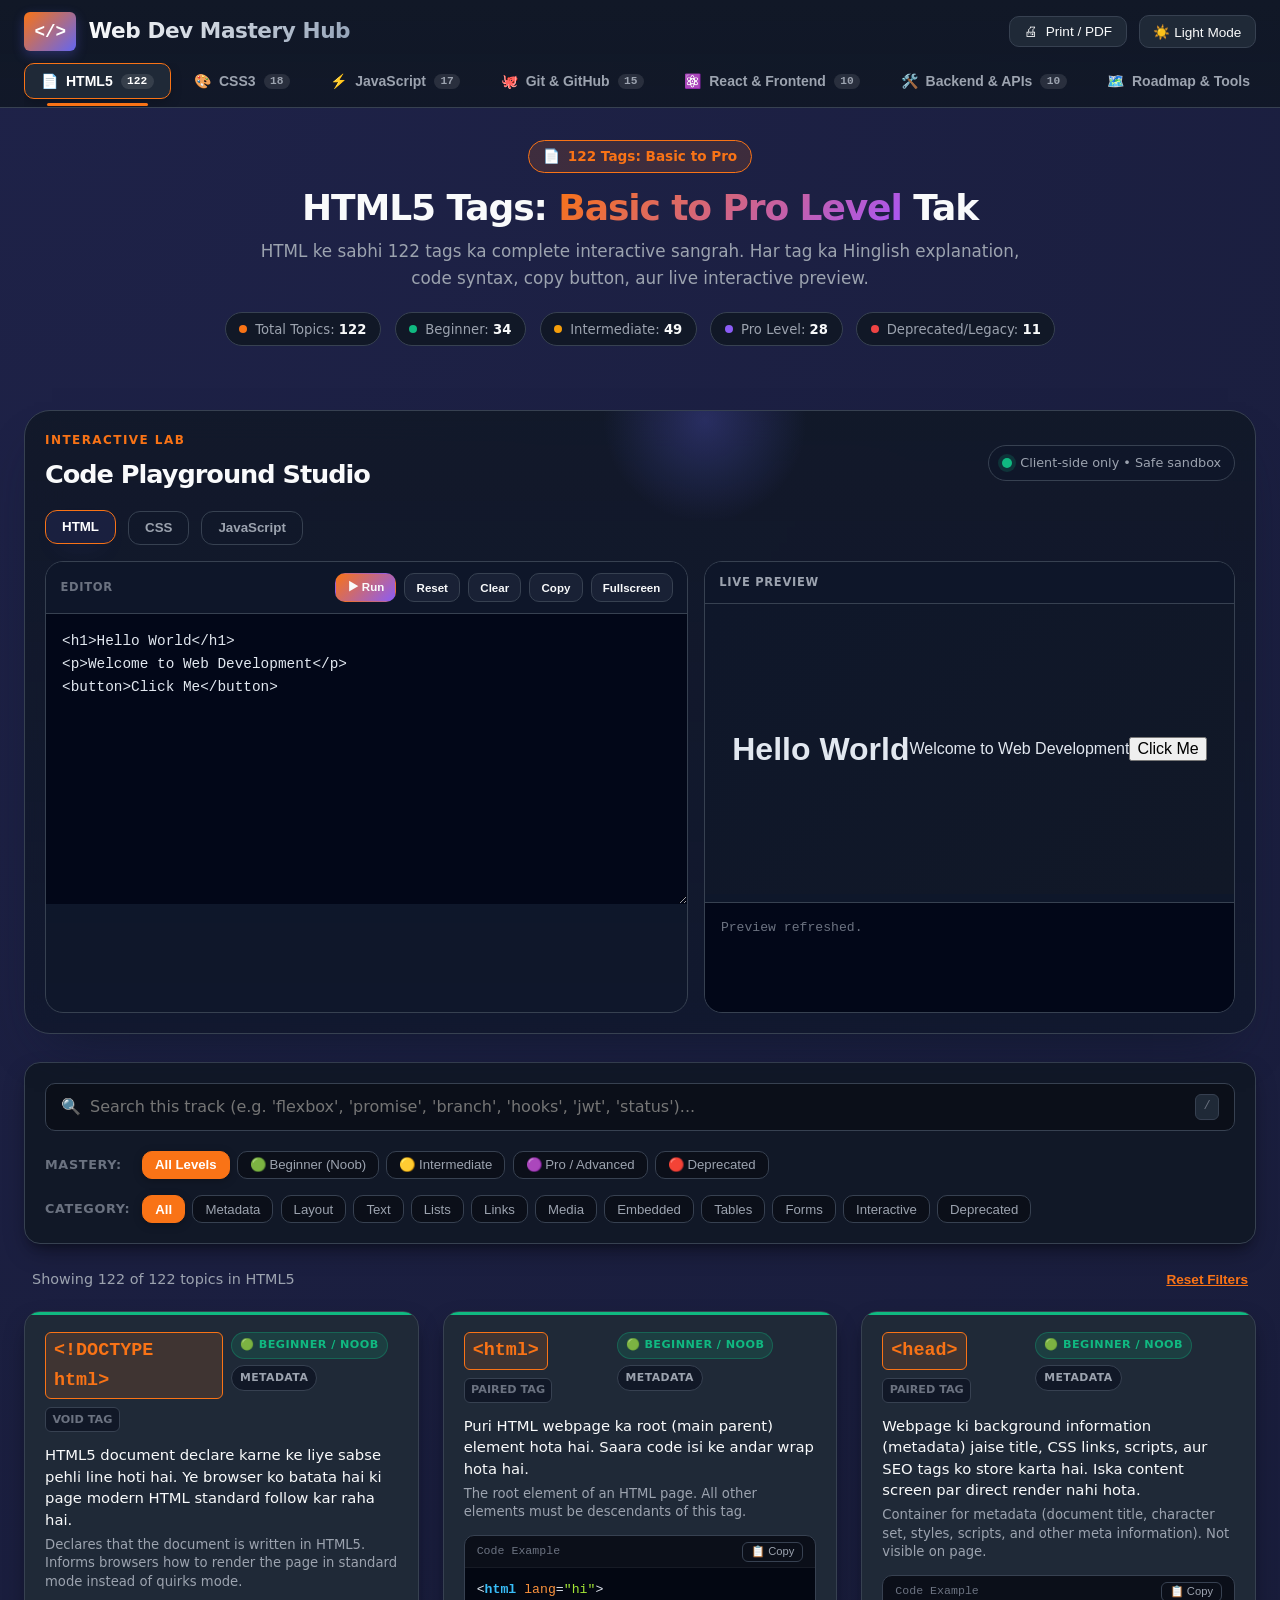
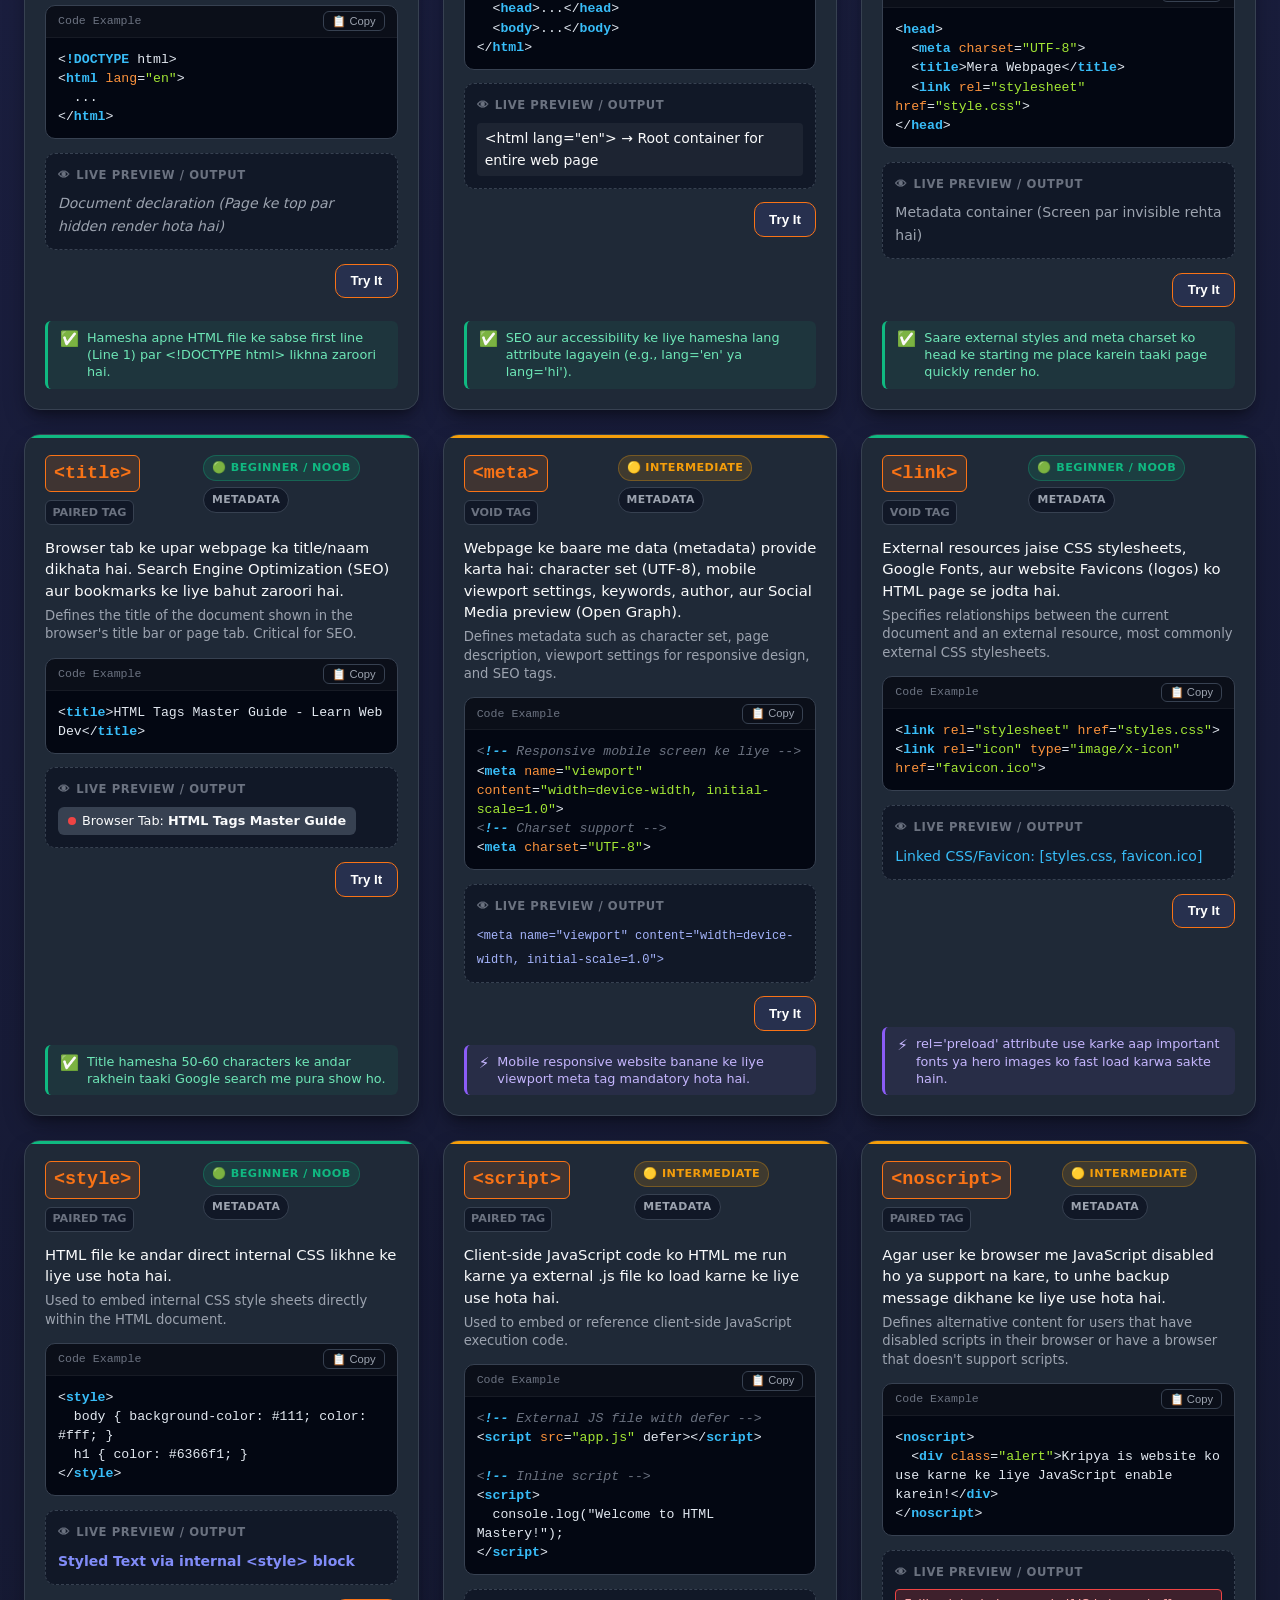
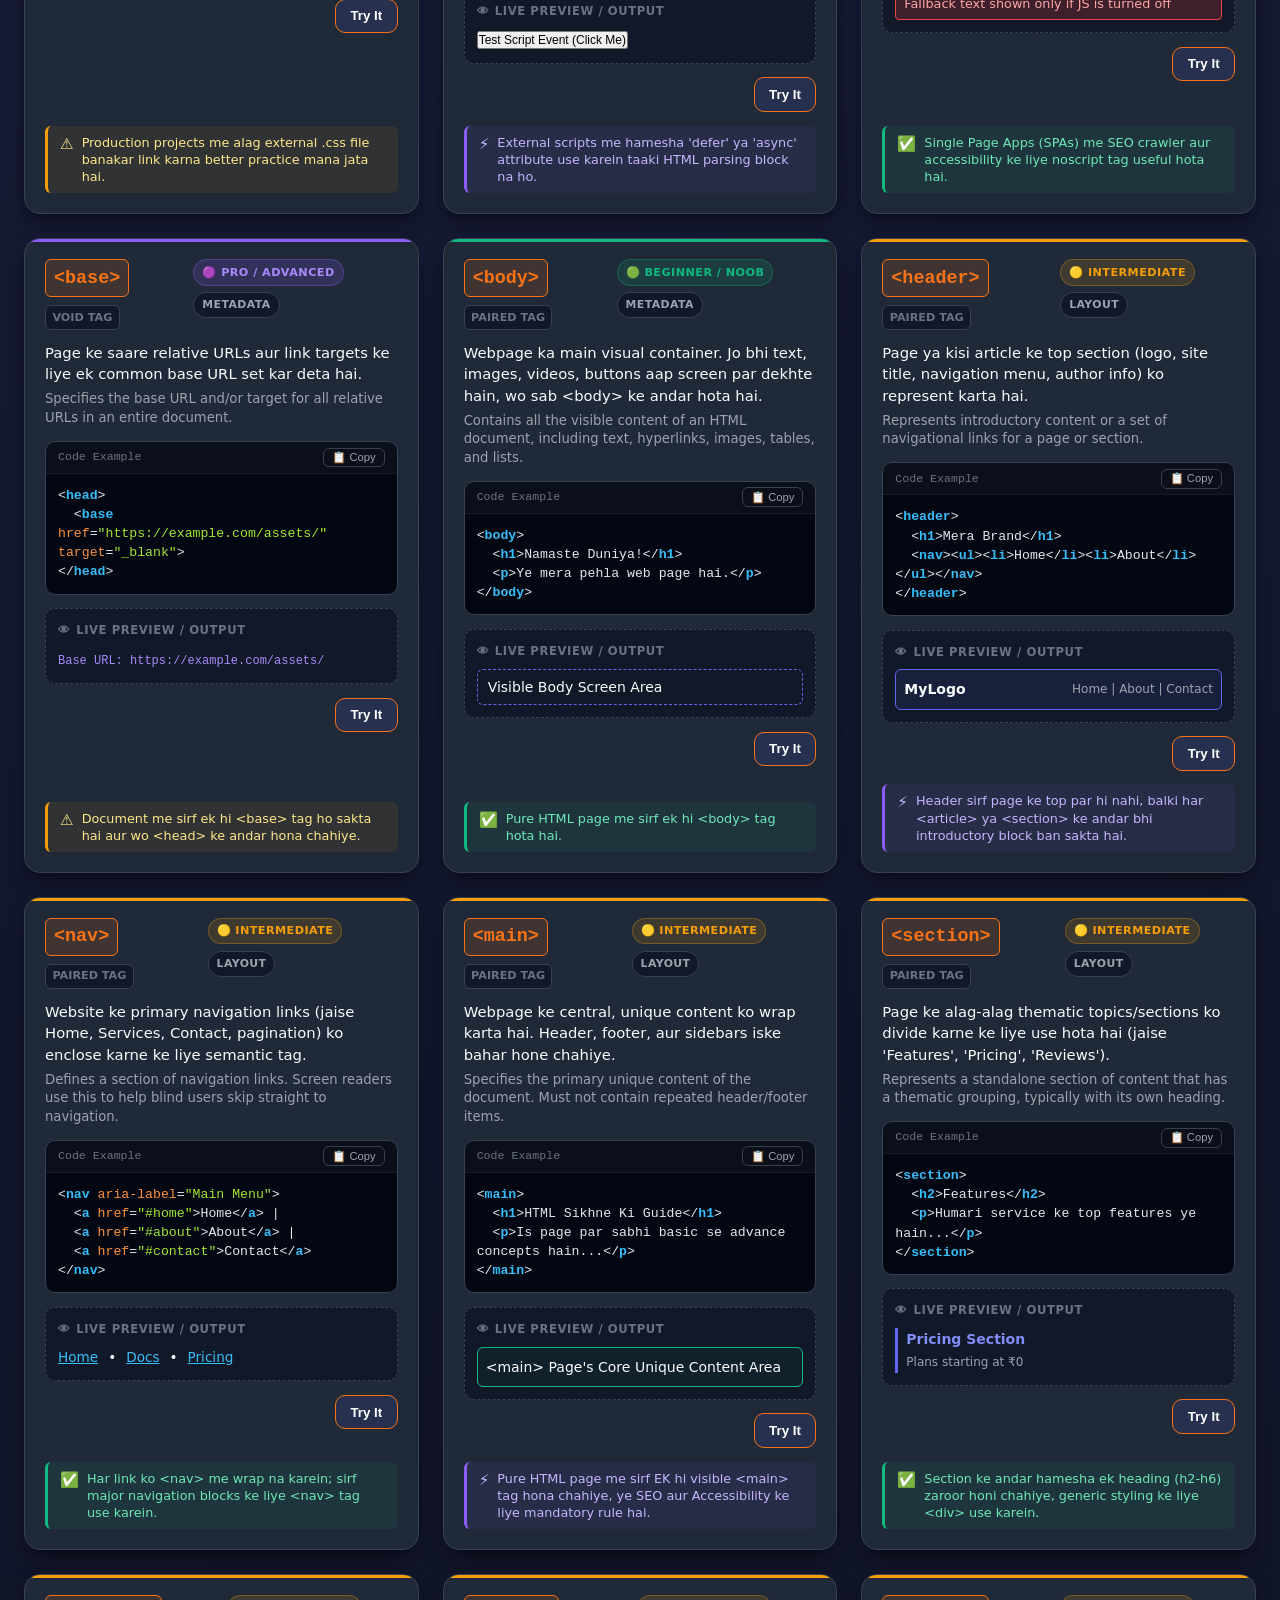
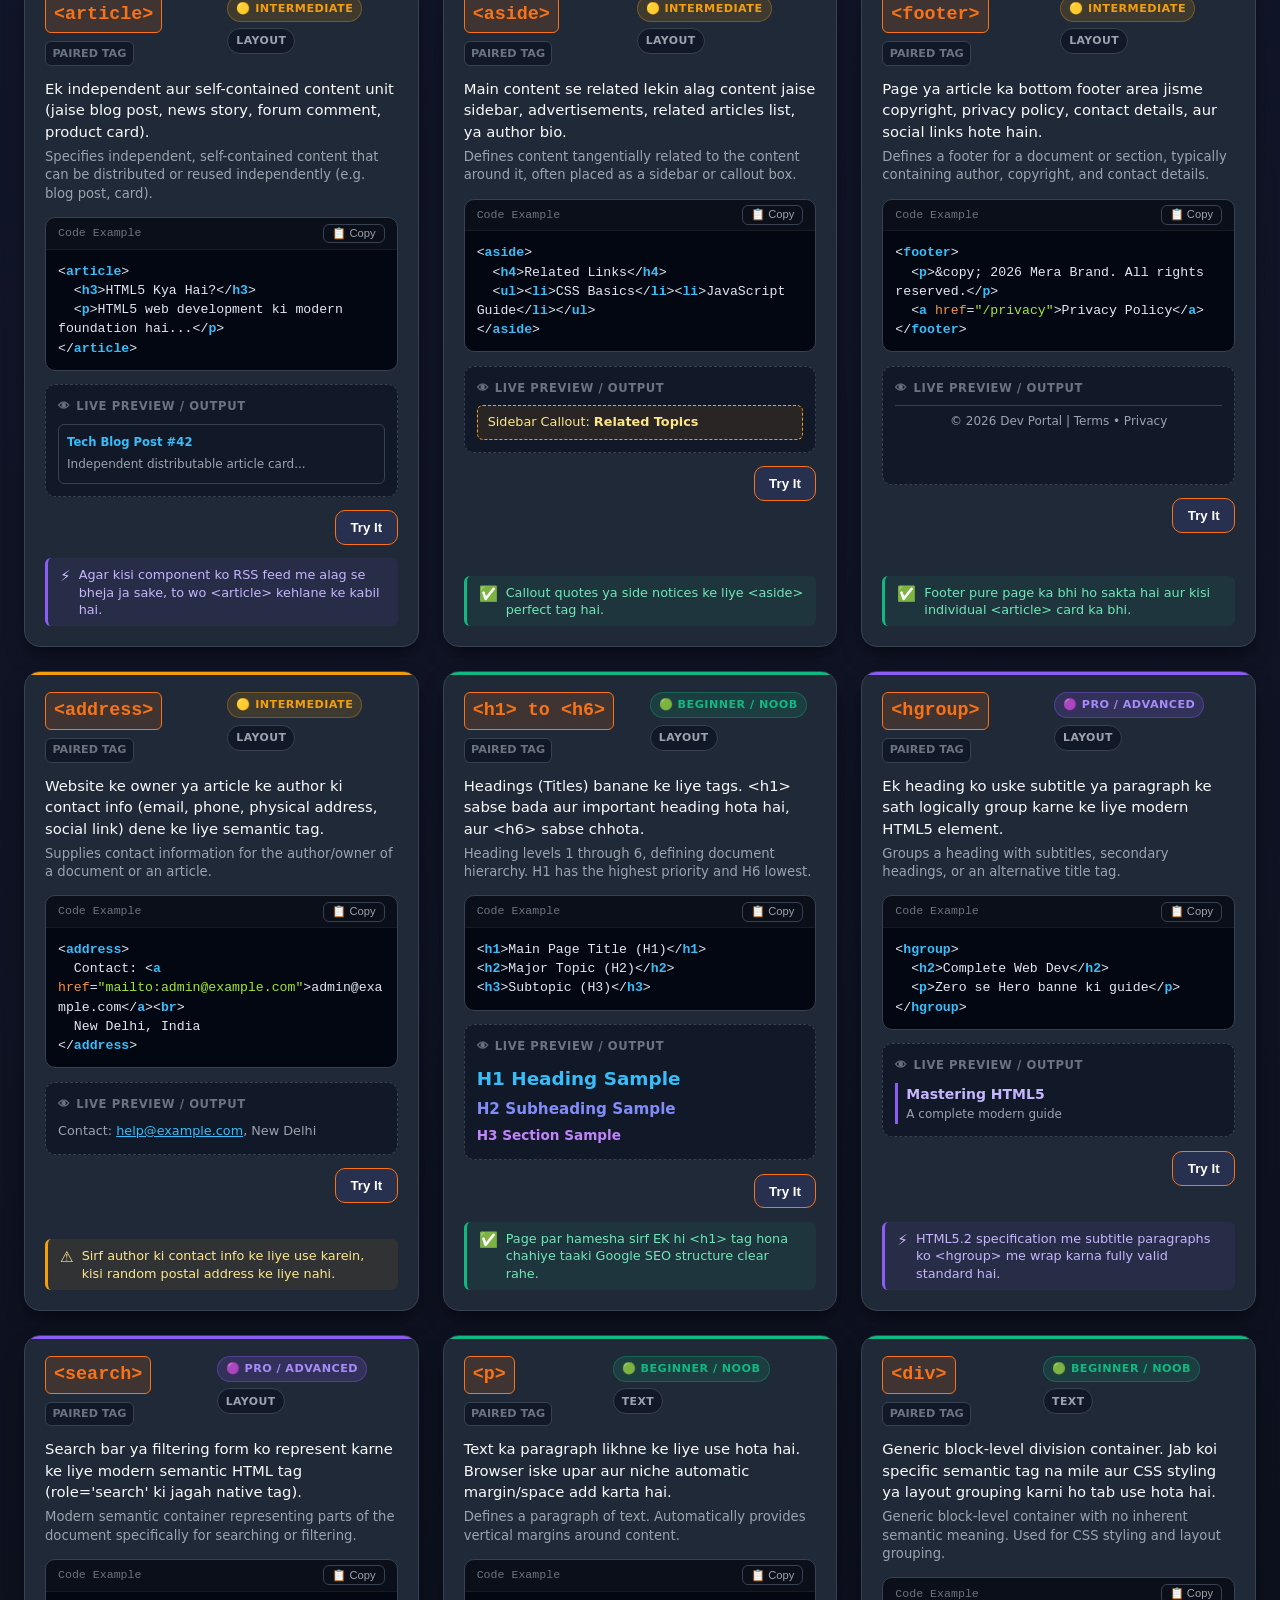
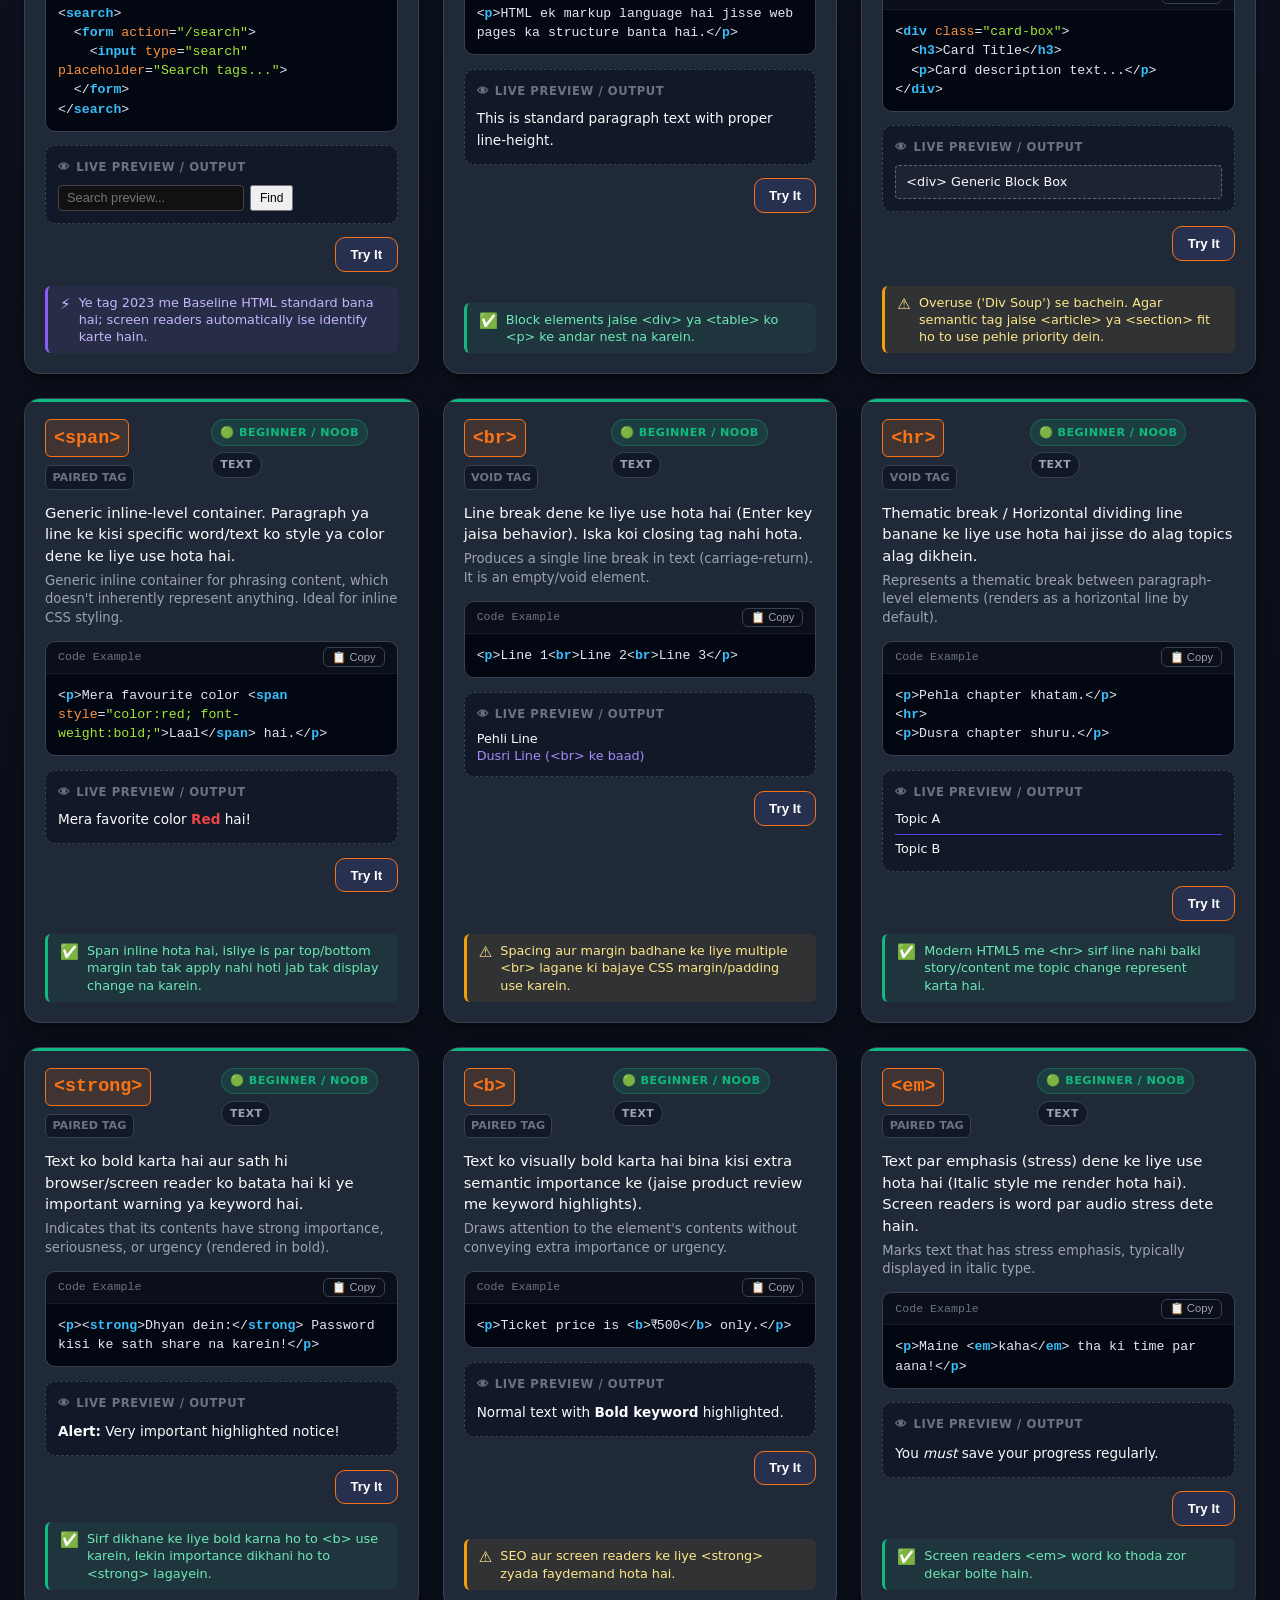
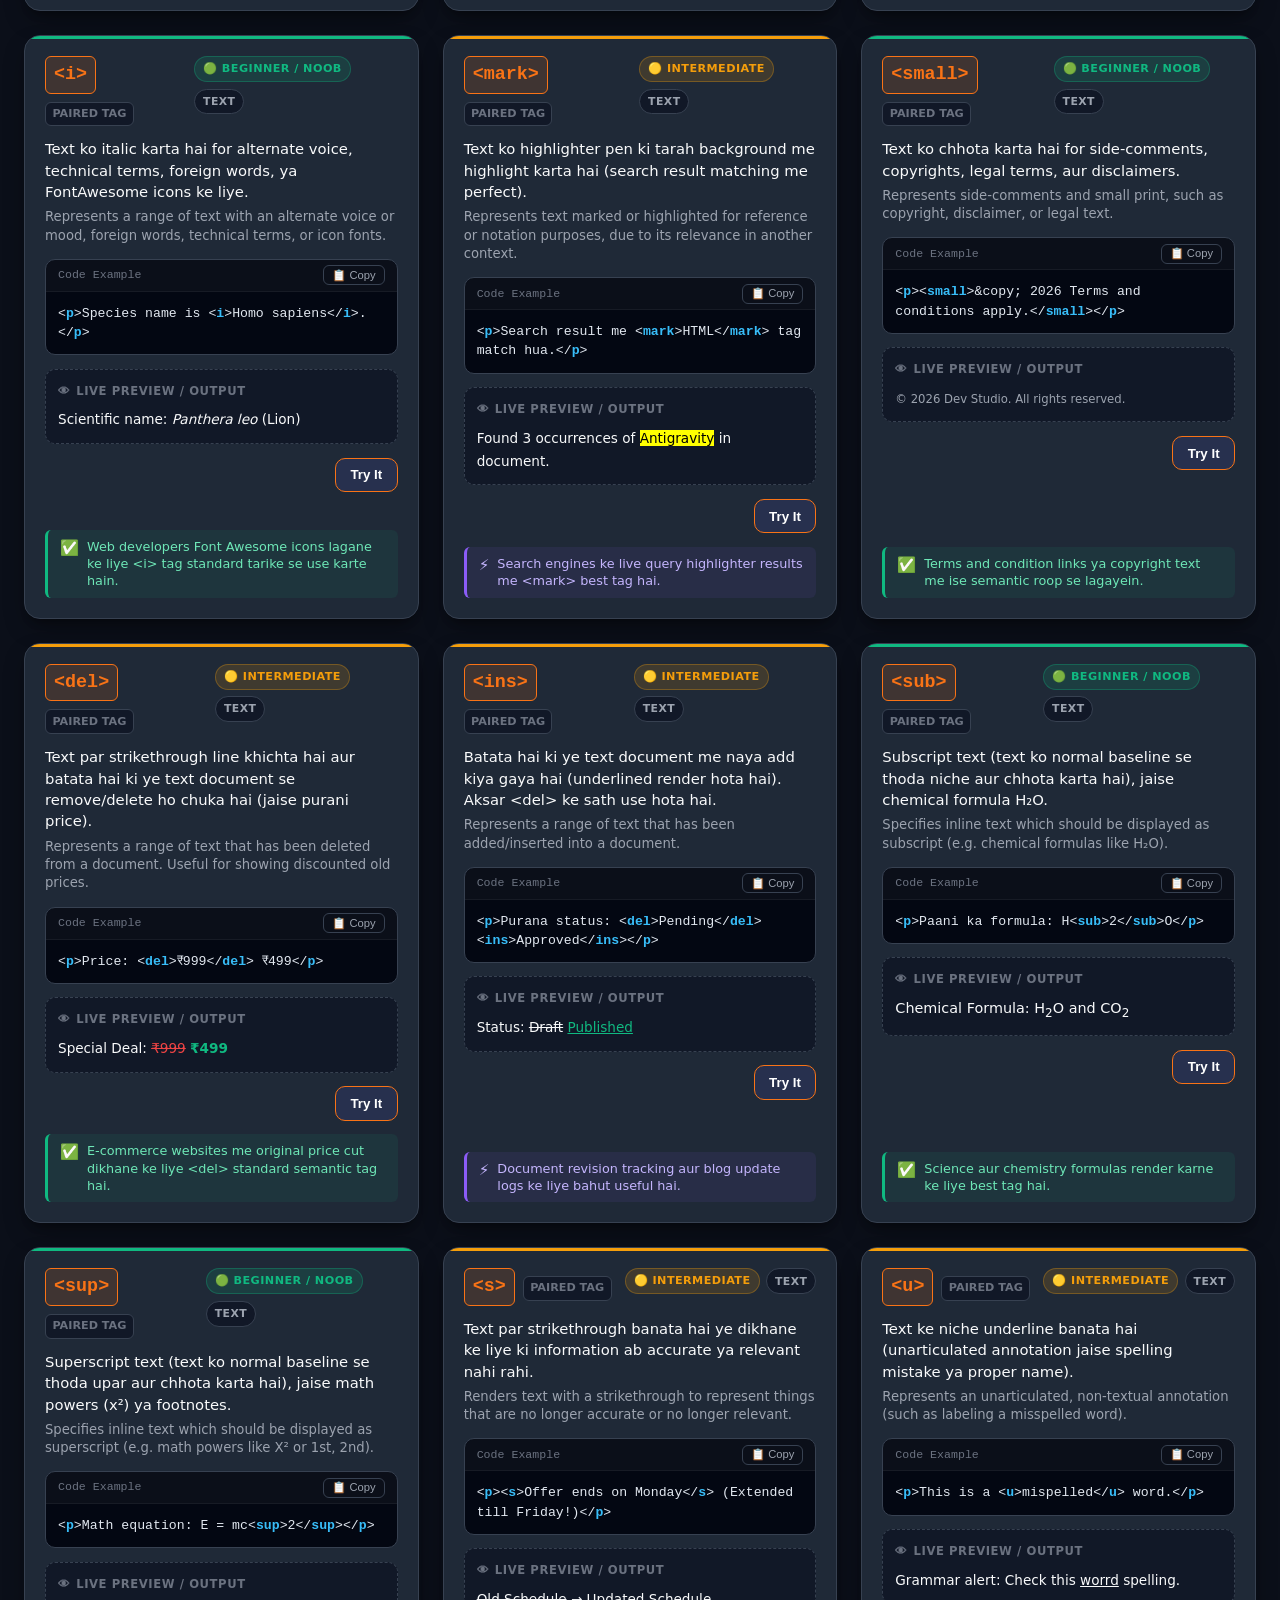
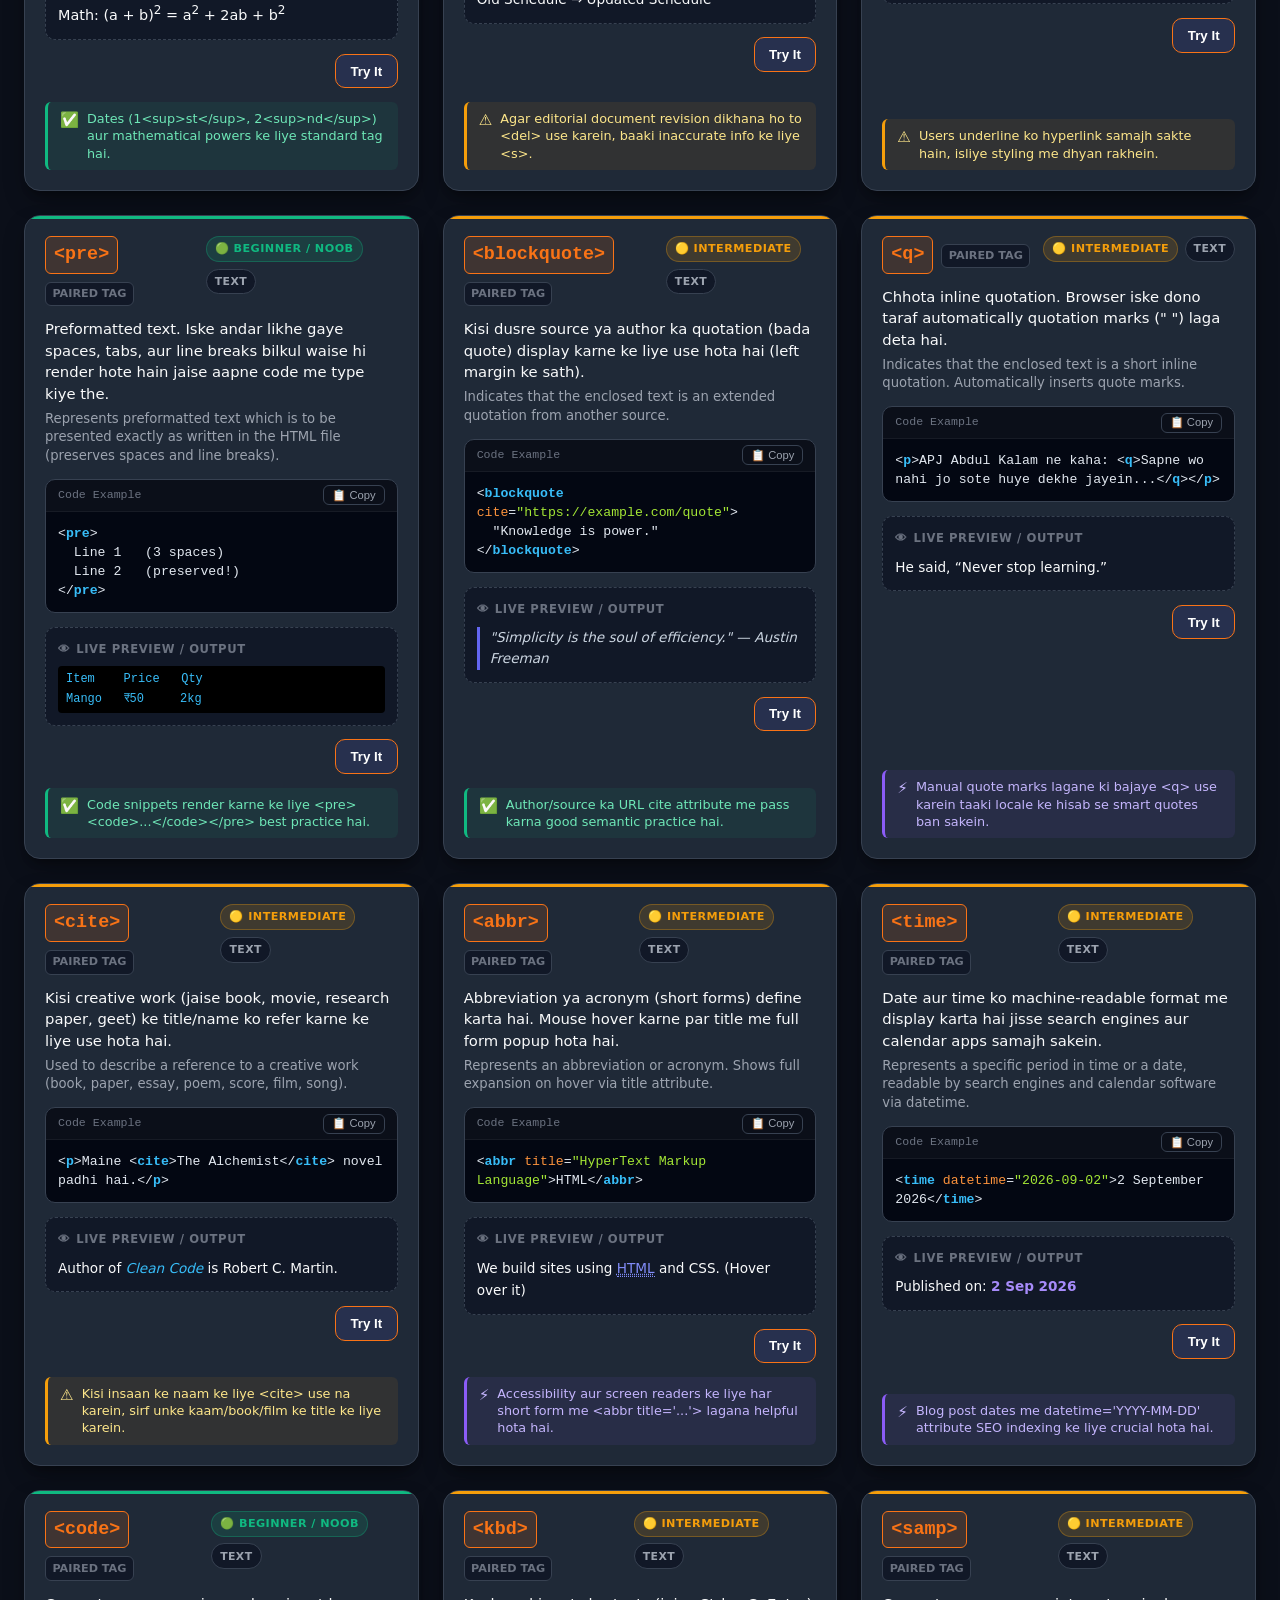
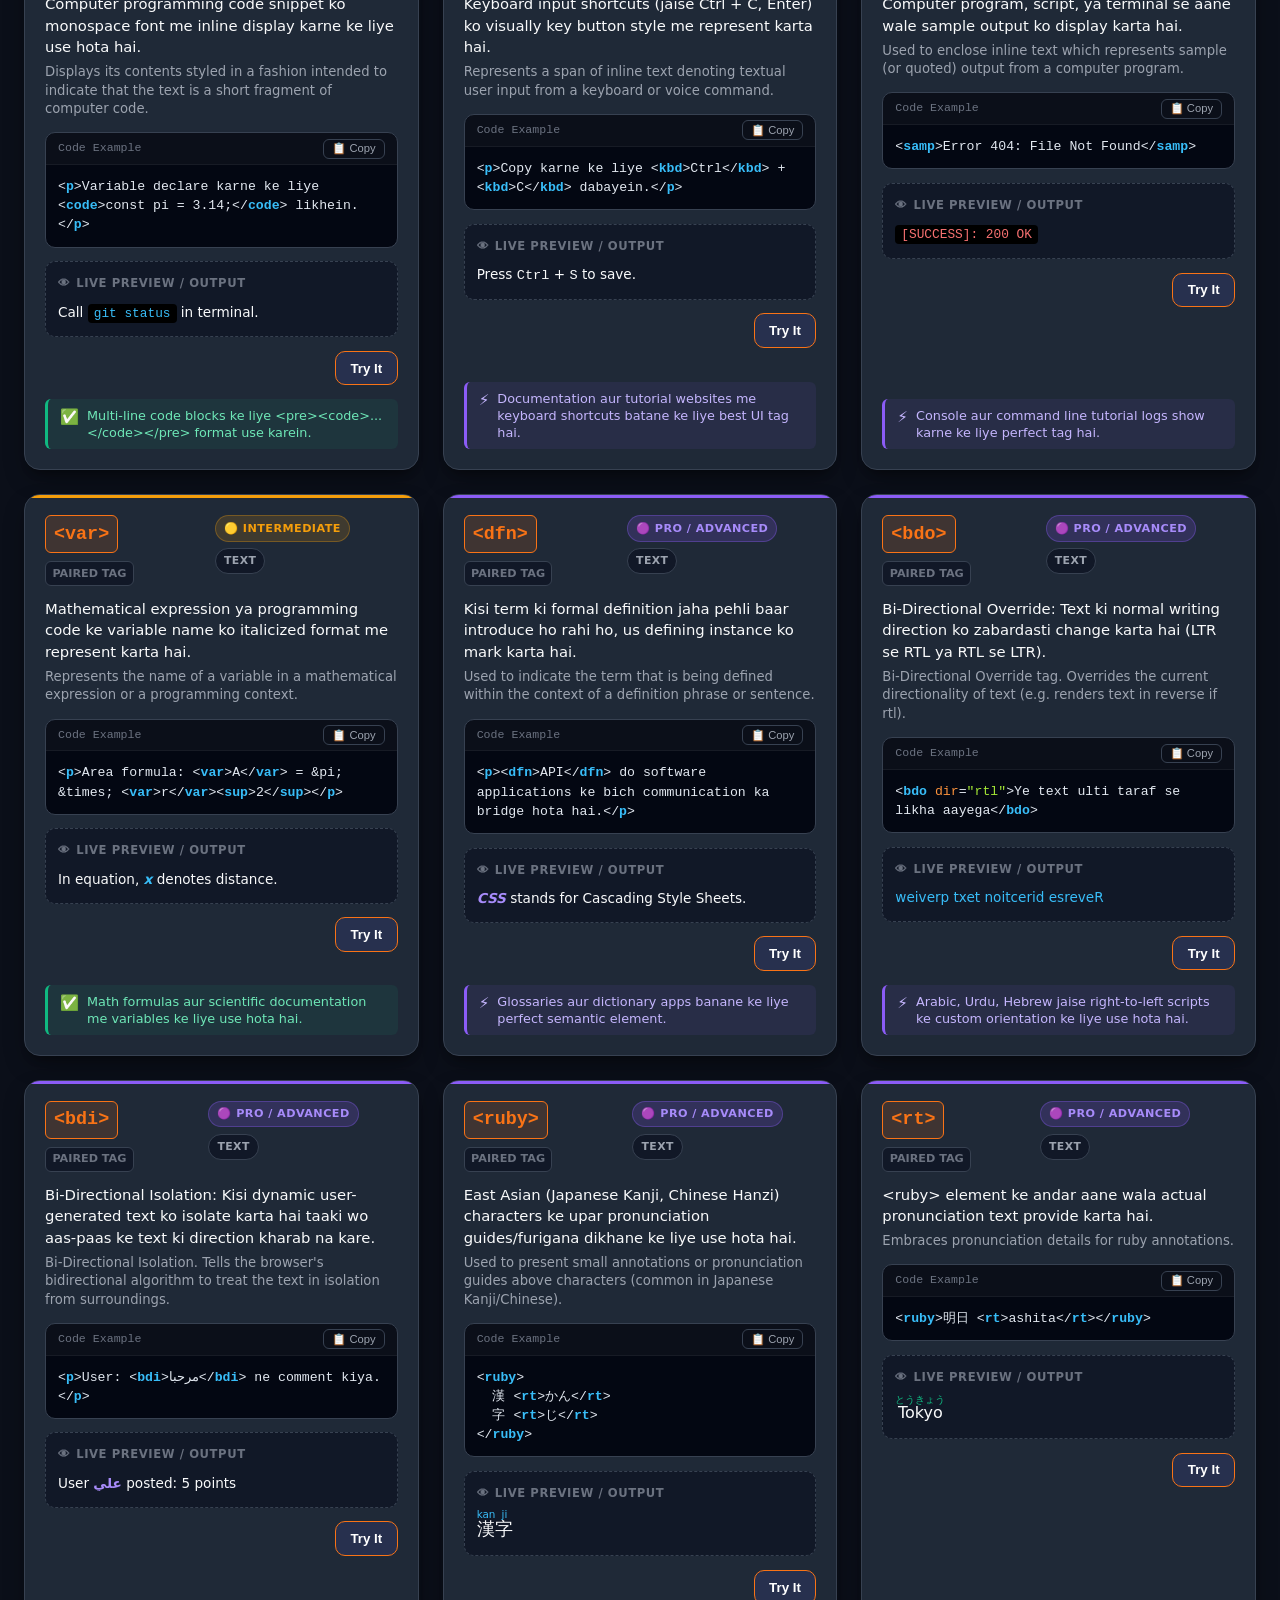
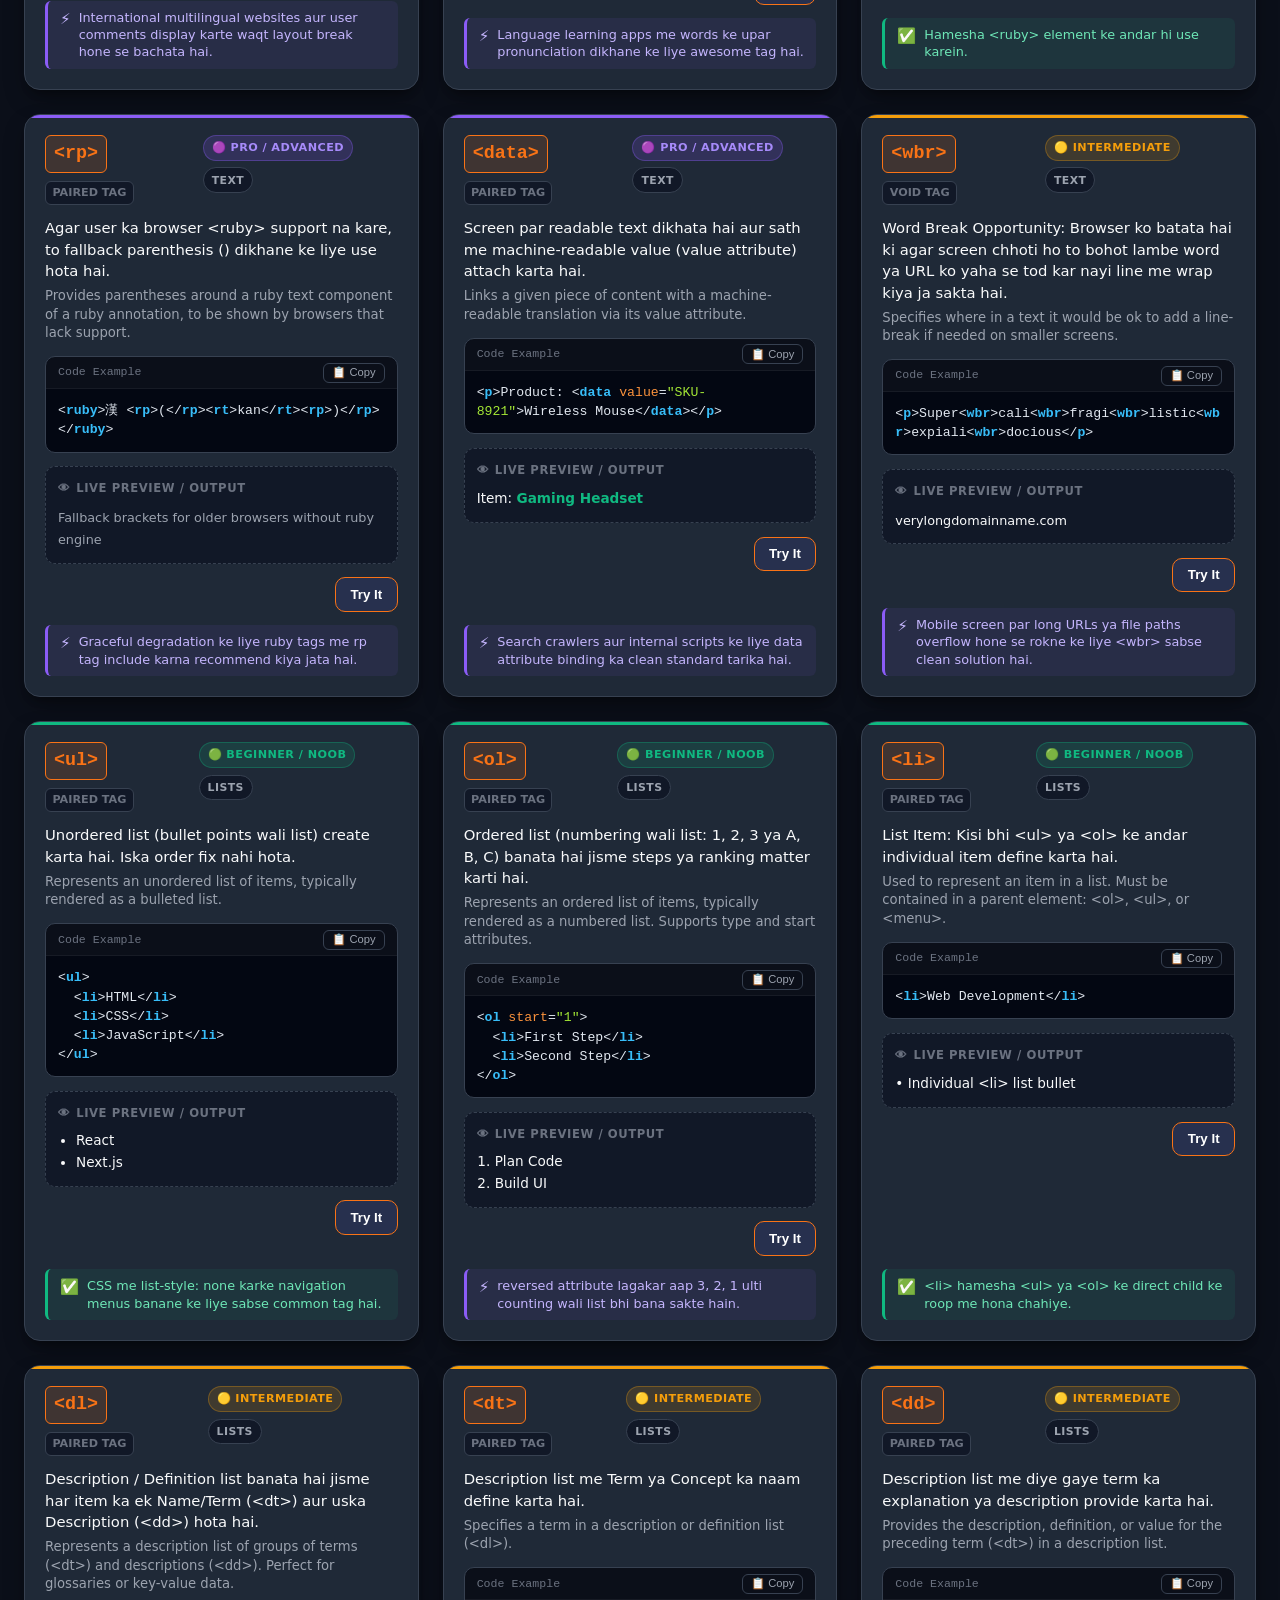
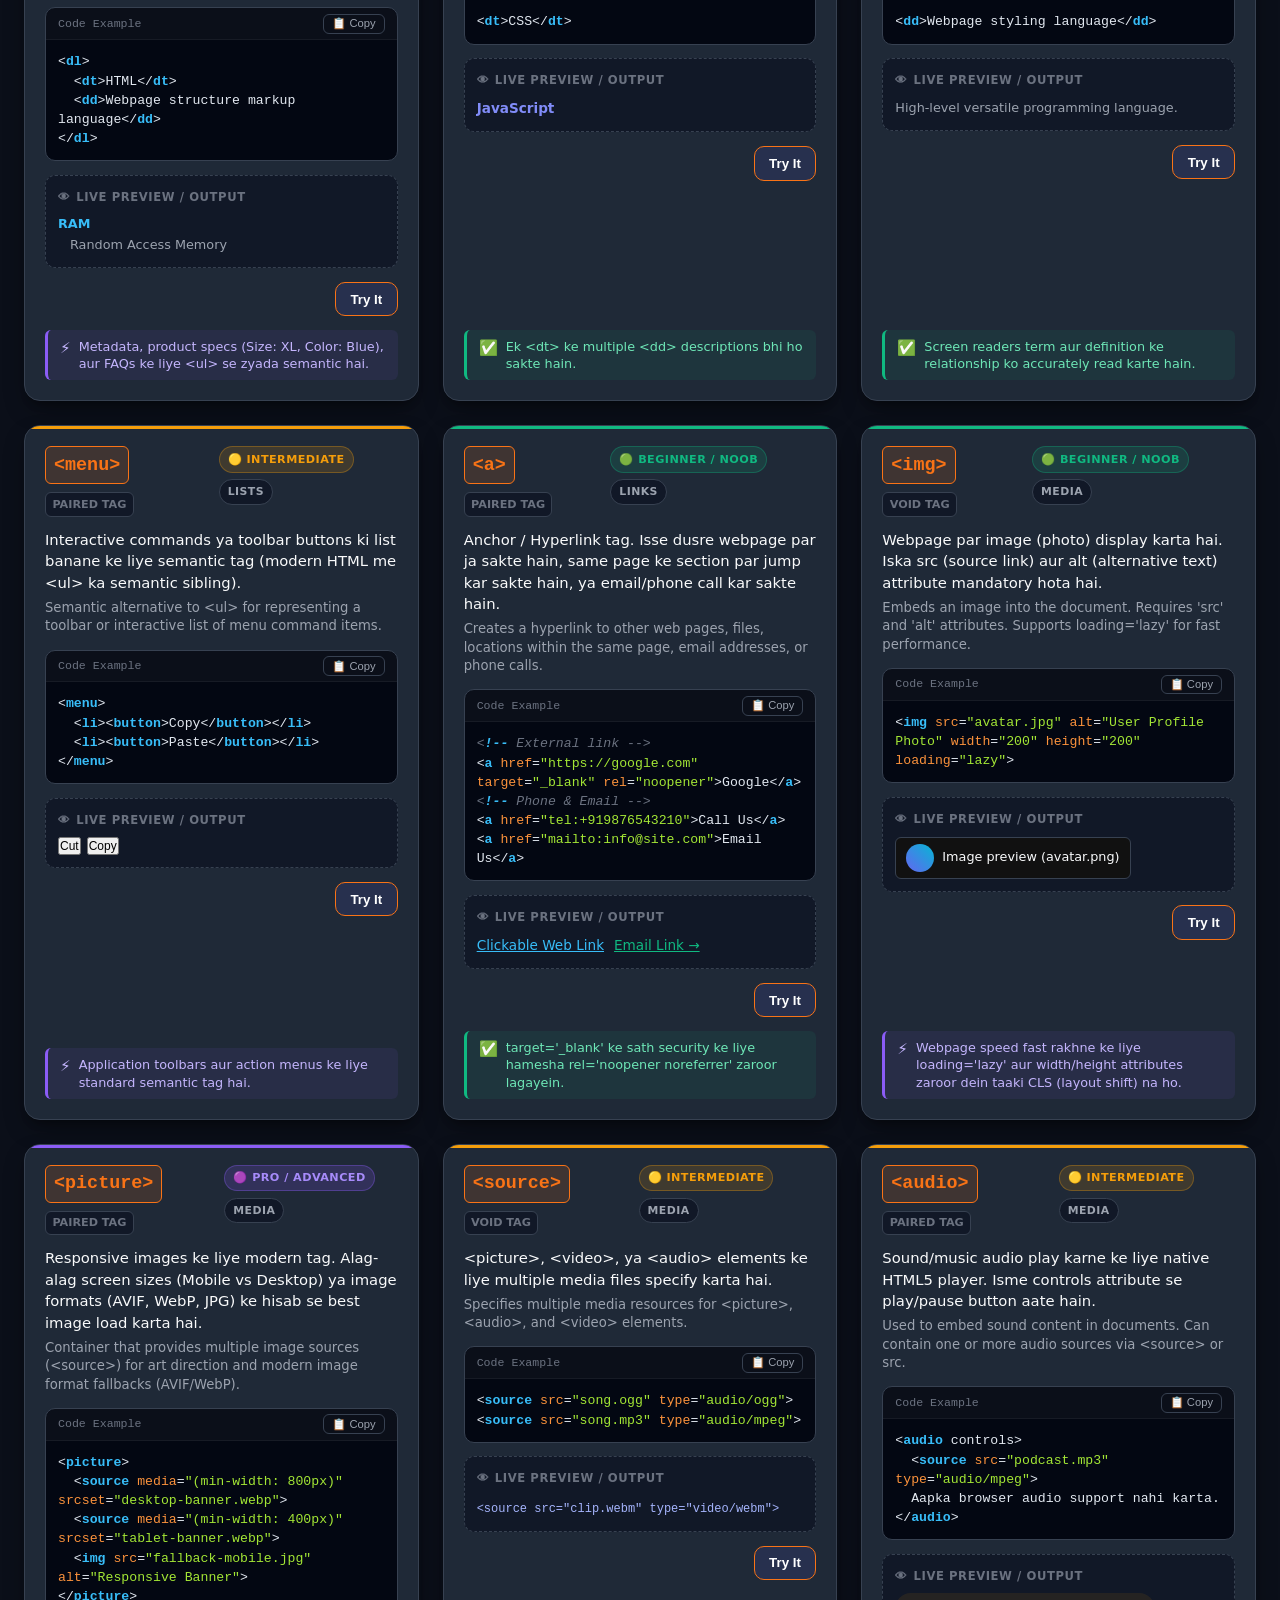
<file: index.html>
<!DOCTYPE html>
<html lang="hi" data-theme="dark" data-track="html">

<head>
  <meta charset="UTF-8">
  <meta name="viewport" content="width=device-width, initial-scale=1.0">
  <meta http-equiv="Content-Security-Policy"
    content="default-src 'self'; img-src 'self' data: https:; style-src 'self' 'unsafe-inline' https://fonts.googleapis.com; font-src 'self' https://fonts.gstatic.com data:; script-src 'self' 'unsafe-inline'; connect-src 'self' https:; object-src 'none'; base-uri 'self'; frame-src 'self' blob:; form-action 'none'; upgrade-insecure-requests">
  <meta name="theme-color" content="#0b0f19">
  <title>Full-Stack Web Development Learning Portal: Basic Se Pro Level Tak</title>
  <meta name="description"
    content="Complete Web Development Learning Hub: HTML, CSS, JavaScript, Git & GitHub, React & Frontend, Backend & APIs aur Roadmap - sabhi parts alag aur organized from noob to pro.">
  <link rel="stylesheet" href="styles.css">
  <link rel="preconnect" href="https://fonts.googleapis.com">
  <link rel="preconnect" href="https://fonts.gstatic.com" crossorigin>
  <link
    href="https://fonts.googleapis.com/css2?family=Inter:wght@400;500;600;700;800&family=JetBrains+Mono:wght@400;500;600;700&display=swap"
    rel="stylesheet">
</head>

<body>

  <!-- Sticky Header with Master Track Navigation -->
  <header>
    <div class="container">
      <div class="header-top">
        <div class="brand">
          <span class="logo-badge">&lt;/&gt;</span>
          <h1>Web Dev Mastery Hub</h1>
        </div>
        <div class="header-actions">
          <button class="action-btn" data-action="print" title="Print Current Track Cheatsheet">
            <span>&#128424;</span> Print / PDF
          </button>
          <button id="themeToggleBtn" class="theme-toggle-btn" data-action="toggle-theme" title="Toggle Theme">
            <span>&#9728;&#65039;</span> Light Mode
          </button>
        </div>
      </div>

      <!-- Dedicated Technology Navigation Tabs (Strictly Unmixed!) -->
      <nav class="track-nav" id="trackNav" aria-label="Technology Tracks" role="tablist">
        <!-- Rendered dynamically via script.js -->
      </nav>
    </div>
  </header>

  <!-- Hero Section -->
  <section class="hero">
    <div class="container">
      <div class="hero-badge" id="heroBadge">
        <span>&#9889;</span> 122 Tags: Basic to Pro
      </div>
      <h2 id="heroTitle">HTML5 Tags: <span>Basic Se Lekar Pro Level</span> Tak</h2>
      <p id="heroDesc">HTML ke sabhi 122 tags ka complete interactive sangrah. Har tag ka Hinglish explanation, code
        syntax, copy button, aur live interactive preview.</p>

      <!-- Stats Bar -->
      <div class="stats-strip">
        <div class="stat-pill">
          <span class="stat-dot dot-all"></span>
          <span>Total Topics: <strong id="totalCount">0</strong></span>
        </div>
        <div class="stat-pill">
          <span class="stat-dot dot-beginner"></span>
          <span>Beginner: <strong id="beginnerCount">0</strong></span>
        </div>
        <div class="stat-pill">
          <span class="stat-dot dot-intermediate"></span>
          <span>Intermediate: <strong id="intermediateCount">0</strong></span>
        </div>
        <div class="stat-pill">
          <span class="stat-dot dot-pro"></span>
          <span>Pro Level: <strong id="proCount">0</strong></span>
        </div>
        <div class="stat-pill">
          <span class="stat-dot dot-deprecated"></span>
          <span>Deprecated/Legacy: <strong id="deprecatedCount">0</strong></span>
        </div>
      </div>
    </div>
  </section>

  <!-- Main Content & Filters -->
  <main class="container">

    <section class="playground-showcase" aria-label="Interactive playground lab">
      <div class="playground-header">
        <div>
          <p class="eyebrow">Interactive lab</p>
          <h3>Code Playground Studio</h3>
        </div>
        <div class="playground-status">
          <span class="status-dot"></span>
          Client-side only • Safe sandbox
        </div>
      </div>

      <div class="playground-tabs" role="tablist" aria-label="Playground language tabs">
        <button class="playground-tab active" type="button" data-playground-mode="html" role="tab"
          aria-selected="true">HTML</button>
        <button class="playground-tab" type="button" data-playground-mode="css" role="tab"
          aria-selected="false">CSS</button>
        <button class="playground-tab" type="button" data-playground-mode="js" role="tab"
          aria-selected="false">JavaScript</button>
      </div>

      <div class="playground-panel">
        <div class="playground-editor-shell">
          <div class="playground-toolbar">
            <span class="toolbar-label">Editor</span>
            <div class="playground-actions">
              <button class="mini-btn run-btn" type="button" data-playground-action="run">▶ Run</button>
              <button class="mini-btn" type="button" data-playground-action="reset">Reset</button>
              <button class="mini-btn" type="button" data-playground-action="clear">Clear</button>
              <button class="mini-btn" type="button" data-playground-action="copy">Copy</button>
              <button class="mini-btn" type="button" data-playground-action="fullscreen">Fullscreen</button>
            </div>
          </div>
          <textarea id="playgroundEditor" aria-label="Code editor" spellcheck="false"></textarea>
          <div id="playgroundError" class="playground-error" aria-live="polite" hidden></div>
        </div>

        <div class="playground-preview-shell">
          <div class="preview-toolbar">
            <span>Live Preview</span>
          </div>
          <iframe id="playgroundFrame" title="Code preview" sandbox="allow-scripts allow-modals"></iframe>
          <div id="playgroundOutput" class="playground-output" aria-live="polite">
            <span class="placeholder-text">Your HTML/CSS/JS output will appear here.</span>
          </div>
        </div>
      </div>
    </section>

    <!-- Controls Bar -->
    <section class="controls-bar" aria-label="Filters and Search">
      <!-- Real-time Search -->
      <div class="search-box-wrapper">
        <span class="search-icon">&#128269;</span>
        <input type="text" id="searchInput" class="search-input"
          placeholder="Search this track (e.g. 'flexbox', 'promise', 'branch', 'hooks', 'jwt', 'status')..."
          autocomplete="off">
        <span class="search-shortcut" title="Press '/' to search">/</span>
      </div>

      <!-- Filters -->
      <div class="filters-row">
        <!-- Level Filter -->
        <div class="filter-group">
          <span class="filter-label">Mastery:</span>
          <div class="filter-buttons" id="levelFilters">
            <button class="chip-btn active" data-lvl="all">All Levels</button>
            <button class="chip-btn" data-lvl="beginner">&#128994; Beginner (Noob)</button>
            <button class="chip-btn" data-lvl="intermediate">&#128993; Intermediate</button>
            <button class="chip-btn" data-lvl="pro">&#128995; Pro / Advanced</button>
            <button class="chip-btn" data-lvl="deprecated">&#128308; Deprecated</button>
          </div>
        </div>

        <!-- Dynamic Category Filter for Active Track -->
        <div class="filter-group">
          <span class="filter-label">Category:</span>
          <div class="filter-buttons" id="categoryFilters">
            <!-- Populated dynamically based on active track -->
          </div>
        </div>
      </div>
    </section>

    <!-- Meta indicator -->
    <div class="results-meta">
      <span id="resultsCount">Showing topics...</span>
      <button id="resetFilters" class="reset-filters-btn">Reset Filters</button>
    </div>

    <!-- Cards Grid -->
    <section class="tags-grid" id="tagsGrid" aria-live="polite">
      <!-- Populated dynamically via script.js -->
    </section>

  </main>

  <!-- Back to Top Button -->
  <button id="backToTopBtn" class="back-to-top" title="Back to top" aria-label="Back to top">
    &#8593;
  </button>

  <!-- Toast Notification element -->
  <div id="appToast" class="toast" role="alert" aria-live="assertive"></div>

  <!-- Footer -->
  <footer>
    <div class="container">
      <p><strong>Full-Stack Web Development Mastery Hub</strong> &bull; Complete all-in-one learning portal from
        starting/noob to pro level.</p>
      <div class="footer-links">
        <a href="#top" data-action="scroll-top">Scroll to Top</a>
        <a href="https://developer.mozilla.org/" target="_blank" rel="noopener">MDN Web Docs</a>
        <a href="https://react.dev/" target="_blank" rel="noopener">React Docs</a>
        <a href="https://nodejs.org/" target="_blank" rel="noopener">Node.js Docs</a>
      </div>
    </div>
  </footer>

  <!-- Track Data Files (Unmixed & Modular) -->
  <script src="data/html-data.js"></script>
  <script src="data/css-data.js"></script>
  <script src="data/js-data.js"></script>
  <script src="data/git-data.js"></script>
  <script src="data/frontend-data.js"></script>
  <script src="data/backend-data.js"></script>
  <script src="data/roadmap-data.js"></script>
  <!-- Central Application Engine -->
  <script src="script.js"></script>
</body>

</html>
</file>
<file: styles.css>
:root {
  --bg-primary: #0b0f19;
  --bg-secondary: #111827;
  --bg-card: #1f2937;
  --bg-card-hover: #263346;
  --border-color: #374151;
  --border-highlight: #4f46e5;
  --text-primary: #f9fafb;
  --text-secondary: #9ca3af;
  --text-muted: #6b7280;

  --accent-primary: #6366f1;
  --accent-primary-hover: #4f46e5;
  --accent-secondary: #06b6d4;

  /* Track Theme Accents */
  --track-accent: #f97316;
  --track-accent-bg: rgba(249, 115, 22, 0.15);

  --lvl-beginner: #10b981;
  --lvl-beginner-bg: rgba(16, 185, 129, 0.15);
  --lvl-intermediate: #f59e0b;
  --lvl-intermediate-bg: rgba(245, 158, 11, 0.15);
  --lvl-pro: #8b5cf6;
  --lvl-pro-bg: rgba(139, 92, 246, 0.18);
  --lvl-deprecated: #ef4444;
  --lvl-deprecated-bg: rgba(239, 68, 68, 0.15);

  --code-bg: #030712;
  --code-text: #e2e8f0;

  --font-sans: 'Inter', system-ui, -apple-system, BlinkMacSystemFont, 'Segoe UI', Roboto, sans-serif;
  --font-mono: 'JetBrains Mono', 'Fira Code', Consolas, Monaco, monospace;
  --radius-sm: 6px;
  --radius-md: 10px;
  --radius-lg: 16px;
  --shadow: 0 10px 25px -5px rgba(0, 0, 0, 0.4), 0 8px 10px -6px rgba(0, 0, 0, 0.3);
  --transition: all 0.2s cubic-bezier(0.4, 0, 0.2, 1);
}

[data-theme="light"] {
  --bg-primary: #f8fafc;
  --bg-secondary: #ffffff;
  --bg-card: #ffffff;
  --bg-card-hover: #f1f5f9;
  --border-color: #e2e8f0;
  --border-highlight: #6366f1;
  --text-primary: #0f172a;
  --text-secondary: #475569;
  --text-muted: #94a3b8;

  --code-bg: #0f172a;
  --code-text: #f8fafc;
  --shadow: 0 10px 25px -5px rgba(0, 0, 0, 0.08), 0 8px 10px -6px rgba(0, 0, 0, 0.04);
}

/* Track-specific Theme Overrides */
[data-track="html"] {
  --track-accent: #f97316;
  --track-accent-bg: rgba(249, 115, 22, 0.15);
}

[data-track="css"] {
  --track-accent: #38bdf8;
  --track-accent-bg: rgba(56, 189, 248, 0.15);
}

[data-track="js"] {
  --track-accent: #eab308;
  --track-accent-bg: rgba(234, 179, 8, 0.15);
}

[data-track="git"] {
  --track-accent: #f43f5e;
  --track-accent-bg: rgba(244, 63, 94, 0.15);
}

[data-track="frontend"] {
  --track-accent: #06b6d4;
  --track-accent-bg: rgba(6, 182, 212, 0.15);
}

[data-track="backend"] {
  --track-accent: #10b981;
  --track-accent-bg: rgba(16, 185, 129, 0.15);
}

[data-track="roadmap"] {
  --track-accent: #a855f7;
  --track-accent-bg: rgba(168, 85, 247, 0.15);
}

* {
  margin: 0;
  padding: 0;
  box-sizing: border-box;
}

html {
  scroll-behavior: smooth;
}

body {
  font-family: var(--font-sans);
  background:
    radial-gradient(circle at top left, rgba(99, 102, 241, 0.22), transparent 25%),
    radial-gradient(circle at bottom right, rgba(6, 182, 212, 0.18), transparent 18%),
    var(--bg-primary);
  color: var(--text-primary);
  line-height: 1.6;
  min-height: 100vh;
  transition: background-color 0.3s ease, color 0.3s ease;
}

.container {
  max-width: 1440px;
  margin: 0 auto;
  padding: 0 1.5rem;
}

/* Sticky Header */
header {
  background: linear-gradient(180deg, var(--bg-secondary) 0%, rgba(17, 24, 39, 0.95) 100%);
  border-bottom: 1px solid var(--border-color);
  backdrop-filter: blur(12px);
  position: sticky;
  top: 0;
  z-index: 100;
  padding: 0.75rem 0 0 0;
}

.header-top {
  display: flex;
  justify-content: space-between;
  align-items: center;
  gap: 1rem;
  margin-bottom: 0.75rem;
  flex-wrap: wrap;
}

.brand {
  display: flex;
  align-items: center;
  gap: 0.75rem;
}

.logo-badge {
  background: linear-gradient(135deg, var(--track-accent) 0%, #6366f1 100%);
  color: #fff;
  font-weight: 800;
  font-size: 1.1rem;
  padding: 0.35rem 0.65rem;
  border-radius: var(--radius-sm);
  box-shadow: 0 4px 12px rgba(99, 102, 241, 0.3);
  font-family: var(--font-mono);
  transition: background 0.3s ease;
}

.brand h1 {
  font-size: 1.35rem;
  font-weight: 800;
  letter-spacing: -0.02em;
  background: linear-gradient(120deg, #fff, #94a3b8);
  -webkit-background-clip: text;
  -webkit-text-fill-color: transparent;
}

[data-theme="light"] .brand h1 {
  background: linear-gradient(120deg, #0f172a, #475569);
  -webkit-background-clip: text;
  -webkit-text-fill-color: transparent;
}

.header-actions {
  display: flex;
  align-items: center;
  gap: 0.75rem;
}

.theme-toggle-btn,
.action-btn {
  background: var(--bg-card);
  border: 1px solid var(--border-color);
  color: var(--text-primary);
  padding: 0.45rem 0.85rem;
  border-radius: var(--radius-md);
  cursor: pointer;
  display: flex;
  align-items: center;
  gap: 0.5rem;
  font-size: 0.85rem;
  font-weight: 500;
  transition: var(--transition);
}

.theme-toggle-btn:hover,
.action-btn:hover {
  background: var(--bg-card-hover);
  border-color: var(--track-accent);
}

/* Master Track Navigation Tabs (Strictly Separated!) */
.track-nav {
  display: flex;
  gap: 0.4rem;
  overflow-x: auto;
  scrollbar-width: none;
  padding-bottom: 0.5rem;
}

.track-nav::-webkit-scrollbar {
  display: none;
}

.track-tab {
  background: transparent;
  border: 1px solid transparent;
  color: var(--text-secondary);
  padding: 0.55rem 1rem;
  border-radius: var(--radius-md);
  cursor: pointer;
  display: flex;
  align-items: center;
  gap: 0.5rem;
  font-size: 0.875rem;
  font-weight: 600;
  white-space: nowrap;
  transition: var(--transition);
  position: relative;
}

.track-tab:hover {
  color: var(--text-primary);
  background: var(--bg-card);
}

.track-tab.active {
  color: #ffffff;
  background: var(--bg-card);
  border-color: var(--track-accent);
  box-shadow: 0 4px 12px rgba(0, 0, 0, 0.2);
}

.track-tab.active::after {
  content: '';
  position: absolute;
  bottom: -0.5rem;
  left: 15%;
  right: 15%;
  height: 2.5px;
  background: var(--track-accent);
  border-radius: 2px;
}

.track-tab-count {
  font-size: 0.7rem;
  background: rgba(255, 255, 255, 0.1);
  padding: 0.1rem 0.4rem;
  border-radius: 9999px;
  font-family: var(--font-mono);
}

/* Hero Section */
.hero {
  padding: 2rem 0 1rem 0;
  text-align: center;
}

.hero-badge {
  display: inline-flex;
  align-items: center;
  gap: 0.5rem;
  padding: 0.3rem 0.85rem;
  background: var(--track-accent-bg);
  border: 1px solid var(--track-accent);
  color: var(--track-accent);
  border-radius: 9999px;
  font-size: 0.85rem;
  font-weight: 600;
  margin-bottom: 0.75rem;
  transition: all 0.3s ease;
}

.hero h2 {
  font-size: 2.25rem;
  font-weight: 800;
  line-height: 1.25;
  margin-bottom: 0.5rem;
  letter-spacing: -0.03em;
}

.hero h2 span {
  background: linear-gradient(135deg, var(--track-accent) 0%, #a855f7 100%);
  -webkit-background-clip: text;
  -webkit-text-fill-color: transparent;
}

.hero p {
  color: var(--text-secondary);
  font-size: 1.05rem;
  max-width: 780px;
  margin: 0 auto;
}

/* Stats counter strip */
.stats-strip {
  display: flex;
  justify-content: center;
  gap: 0.85rem;
  flex-wrap: wrap;
  margin: 1.25rem 0 1.75rem 0;
}

.stat-pill {
  background: var(--bg-secondary);
  border: 1px solid var(--border-color);
  padding: 0.35rem 0.85rem;
  border-radius: 9999px;
  font-size: 0.825rem;
  display: flex;
  align-items: center;
  gap: 0.5rem;
  color: var(--text-secondary);
}

.stat-pill strong {
  color: var(--text-primary);
  font-weight: 700;
}

.stat-dot {
  width: 8px;
  height: 8px;
  border-radius: 50%;
}

.dot-all {
  background-color: var(--track-accent);
}

.dot-beginner {
  background-color: var(--lvl-beginner);
}

.dot-intermediate {
  background-color: var(--lvl-intermediate);
}

.dot-pro {
  background-color: var(--lvl-pro);
}

.dot-deprecated {
  background-color: var(--lvl-deprecated);
}

/* Controls Bar */
.controls-bar {
  background: var(--bg-secondary);
  border: 1px solid var(--border-color);
  border-radius: var(--radius-lg);
  padding: 1.25rem;
  box-shadow: var(--shadow);
  margin-bottom: 1.5rem;
}

.search-box-wrapper {
  position: relative;
  margin-bottom: 1.25rem;
}

.search-icon {
  position: absolute;
  left: 1rem;
  top: 50%;
  transform: translateY(-50%);
  color: var(--text-muted);
  pointer-events: none;
}

.search-input {
  width: 100%;
  background: var(--bg-primary);
  border: 1.5px solid var(--border-color);
  border-radius: var(--radius-md);
  padding: 0.85rem 1rem 0.85rem 2.75rem;
  color: var(--text-primary);
  font-size: 1rem;
  font-family: inherit;
  outline: none;
  transition: var(--transition);
}

.search-input:focus {
  border-color: var(--track-accent);
  box-shadow: 0 0 0 3px var(--track-accent-bg);
}

.search-shortcut {
  position: absolute;
  right: 1rem;
  top: 50%;
  transform: translateY(-50%);
  background: var(--bg-card);
  border: 1px solid var(--border-color);
  color: var(--text-muted);
  font-size: 0.75rem;
  padding: 0.15rem 0.45rem;
  border-radius: var(--radius-sm);
  font-family: var(--font-mono);
  pointer-events: none;
}

.filters-row {
  display: flex;
  flex-direction: column;
  gap: 1rem;
}

.filter-group {
  display: flex;
  align-items: center;
  gap: 0.75rem;
  flex-wrap: wrap;
}

.filter-label {
  font-size: 0.8rem;
  text-transform: uppercase;
  letter-spacing: 0.05em;
  color: var(--text-muted);
  font-weight: 700;
  min-width: 85px;
}

.filter-buttons {
  display: flex;
  gap: 0.45rem;
  flex-wrap: wrap;
}

.chip-btn {
  background: var(--bg-primary);
  border: 1px solid var(--border-color);
  color: var(--text-secondary);
  font-size: 0.825rem;
  font-weight: 500;
  padding: 0.35rem 0.75rem;
  border-radius: var(--radius-md);
  cursor: pointer;
  transition: var(--transition);
  display: inline-flex;
  align-items: center;
  gap: 0.35rem;
}

.chip-btn:hover {
  background: var(--bg-card-hover);
  color: var(--text-primary);
  border-color: var(--text-muted);
}

.chip-btn.active {
  background: var(--track-accent);
  border-color: var(--track-accent);
  color: #fff;
  font-weight: 600;
  box-shadow: 0 2px 8px rgba(0, 0, 0, 0.25);
}

.chip-btn[data-lvl="beginner"].active {
  background: var(--lvl-beginner);
  border-color: var(--lvl-beginner);
}

.chip-btn[data-lvl="intermediate"].active {
  background: var(--lvl-intermediate);
  border-color: var(--lvl-intermediate);
}

.chip-btn[data-lvl="pro"].active {
  background: var(--lvl-pro);
  border-color: var(--lvl-pro);
}

.chip-btn[data-lvl="deprecated"].active {
  background: var(--lvl-deprecated);
  border-color: var(--lvl-deprecated);
}

.results-meta {
  display: flex;
  justify-content: space-between;
  align-items: center;
  margin-bottom: 1.25rem;
  padding: 0 0.5rem;
  font-size: 0.9rem;
  color: var(--text-secondary);
}

.reset-filters-btn {
  background: none;
  border: none;
  color: var(--track-accent);
  cursor: pointer;
  font-weight: 600;
  font-size: 0.85rem;
  text-decoration: underline;
}

/* Cards Grid */
.tags-grid {
  display: grid;
  grid-template-columns: repeat(auto-fill, minmax(380px, 1fr));
  gap: 1.5rem;
  margin-bottom: 3.5rem;
}

@media (max-width: 480px) {
  .tags-grid {
    grid-template-columns: 1fr;
  }
}

/* Topic / Tag Card */
.tag-card {
  background: var(--bg-card);
  border: 1px solid var(--border-color);
  border-radius: var(--radius-lg);
  padding: 1.25rem;
  display: flex;
  flex-direction: column;
  box-shadow: var(--shadow);
  transition: transform 0.2s ease, border-color 0.2s ease, box-shadow 0.2s ease;
  position: relative;
  overflow: hidden;
}

.tag-card:hover {
  transform: translateY(-3px);
  border-color: var(--track-accent);
  box-shadow: 0 15px 30px -10px rgba(0, 0, 0, 0.4);
}

.tag-card::before {
  content: '';
  position: absolute;
  top: 0;
  left: 0;
  right: 0;
  height: 3px;
  background: var(--track-accent);
}

.tag-card[data-level="beginner"]::before {
  background: var(--lvl-beginner);
}

.tag-card[data-level="intermediate"]::before {
  background: var(--lvl-intermediate);
}

.tag-card[data-level="pro"]::before {
  background: var(--lvl-pro);
}

.tag-card[data-level="deprecated"]::before {
  background: var(--lvl-deprecated);
}

.tag-card-header {
  display: flex;
  justify-content: space-between;
  align-items: flex-start;
  margin-bottom: 0.75rem;
  gap: 0.5rem;
}

.tag-title-wrap {
  display: flex;
  align-items: baseline;
  gap: 0.5rem;
  flex-wrap: wrap;
}

.tag-name {
  font-family: var(--font-mono);
  font-size: 1.15rem;
  font-weight: 700;
  color: var(--track-accent);
  background: var(--track-accent-bg);
  padding: 0.2rem 0.5rem;
  border-radius: var(--radius-sm);
  border: 1px solid var(--track-accent);
}

.tag-type-badge {
  font-size: 0.7rem;
  text-transform: uppercase;
  font-weight: 700;
  padding: 0.15rem 0.4rem;
  border-radius: var(--radius-sm);
  background: var(--bg-secondary);
  color: var(--text-muted);
  border: 1px solid var(--border-color);
}

.tag-badges {
  display: flex;
  gap: 0.4rem;
  align-items: center;
  flex-wrap: wrap;
}

.badge {
  font-size: 0.7rem;
  font-weight: 700;
  padding: 0.2rem 0.5rem;
  border-radius: 9999px;
  text-transform: uppercase;
  letter-spacing: 0.04em;
}

.badge-beginner {
  background: var(--lvl-beginner-bg);
  color: var(--lvl-beginner);
  border: 1px solid rgba(16, 185, 129, 0.3);
}

.badge-intermediate {
  background: var(--lvl-intermediate-bg);
  color: var(--lvl-intermediate);
  border: 1px solid rgba(245, 158, 11, 0.3);
}

.badge-pro {
  background: var(--lvl-pro-bg);
  color: #a78bfa;
  border: 1px solid rgba(139, 92, 246, 0.35);
}

.badge-deprecated {
  background: var(--lvl-deprecated-bg);
  color: var(--lvl-deprecated);
  border: 1px solid rgba(239, 68, 68, 0.3);
}

.badge-cat {
  background: var(--bg-secondary);
  color: var(--text-secondary);
  border: 1px solid var(--border-color);
  font-size: 0.68rem;
}

.tag-explanation {
  margin-bottom: 0.85rem;
}

.tag-hinglish {
  font-size: 0.925rem;
  font-weight: 500;
  color: var(--text-primary);
  margin-bottom: 0.35rem;
  line-height: 1.45;
}

.tag-english {
  font-size: 0.825rem;
  color: var(--text-secondary);
  line-height: 1.4;
}

/* Code Snippet Box */
.code-container {
  background: var(--code-bg);
  border: 1px solid var(--border-color);
  border-radius: var(--radius-md);
  margin-bottom: 0.85rem;
  position: relative;
  overflow: hidden;
}

.code-header {
  display: flex;
  justify-content: space-between;
  align-items: center;
  padding: 0.35rem 0.75rem;
  background: rgba(255, 255, 255, 0.03);
  border-bottom: 1px solid rgba(255, 255, 255, 0.05);
  font-size: 0.725rem;
  color: var(--text-muted);
  font-family: var(--font-mono);
}

.copy-btn {
  background: transparent;
  border: 1px solid var(--border-color);
  color: var(--text-secondary);
  font-size: 0.7rem;
  padding: 0.15rem 0.5rem;
  border-radius: var(--radius-sm);
  cursor: pointer;
  transition: var(--transition);
  display: flex;
  align-items: center;
  gap: 0.25rem;
}

.copy-btn:hover {
  background: var(--bg-card);
  color: var(--text-primary);
  border-color: var(--track-accent);
}

.copy-btn.copied {
  background: var(--lvl-beginner);
  color: #fff;
  border-color: var(--lvl-beginner);
}

.code-block {
  padding: 0.75rem;
  margin: 0;
  overflow-x: auto;
  font-family: var(--font-mono);
  font-size: 0.825rem;
  line-height: 1.45;
  color: var(--code-text);
  white-space: pre-wrap;
  word-break: break-word;
}

/* Interactive Preview Box */
.preview-box {
  background: var(--bg-secondary);
  border: 1px dashed var(--border-color);
  border-radius: var(--radius-md);
  padding: 0.75rem;
  margin-bottom: 0.85rem;
}

.preview-title {
  font-size: 0.725rem;
  font-weight: 700;
  text-transform: uppercase;
  letter-spacing: 0.05em;
  color: var(--text-muted);
  margin-bottom: 0.5rem;
  display: flex;
  align-items: center;
  gap: 0.35rem;
}

.preview-content {
  font-size: 0.875rem;
  color: var(--text-primary);
}

/* Pro Tip Strip */
.tag-tip {
  margin-top: auto;
  font-size: 0.8rem;
  padding: 0.5rem 0.75rem;
  border-radius: var(--radius-sm);
  display: flex;
  align-items: flex-start;
  gap: 0.5rem;
  line-height: 1.35;
}

.tip-icon {
  font-size: 0.95rem;
  flex-shrink: 0;
}

.tip-good {
  background: rgba(16, 185, 129, 0.08);
  color: #6ee7b7;
  border-left: 3px solid var(--lvl-beginner);
}

.tip-warning {
  background: rgba(245, 158, 11, 0.08);
  color: #fde68a;
  border-left: 3px solid var(--lvl-intermediate);
}

.tip-pro {
  background: rgba(139, 92, 246, 0.08);
  color: #c4b5fd;
  border-left: 3px solid var(--lvl-pro);
}

.tip-danger {
  background: rgba(239, 68, 68, 0.08);
  color: #fca5a5;
  border-left: 3px solid var(--lvl-deprecated);
}

/* Empty State */
.empty-state {
  text-align: center;
  padding: 4rem 1rem;
  grid-column: 1 / -1;
}

.empty-icon {
  font-size: 3rem;
  margin-bottom: 1rem;
  opacity: 0.6;
}

.empty-state h3 {
  font-size: 1.35rem;
  margin-bottom: 0.5rem;
}

.empty-state p {
  color: var(--text-secondary);
}

/* Footer */
footer {
  border-top: 1px solid var(--border-color);
  background: var(--bg-secondary);
  padding: 2.5rem 0;
  text-align: center;
  color: var(--text-secondary);
  font-size: 0.9rem;
}

.footer-links {
  display: flex;
  justify-content: center;
  gap: 1.5rem;
  margin-top: 0.75rem;
}

.footer-links a {
  color: var(--track-accent);
  text-decoration: none;
  font-weight: 500;
}

/* Toast notification */
.toast {
  position: fixed;
  bottom: 2rem;
  right: 2rem;
  background: #10b981;
  color: white;
  padding: 0.75rem 1.25rem;
  border-radius: var(--radius-md);
  box-shadow: 0 10px 25px rgba(0, 0, 0, 0.3);
  font-weight: 600;
  font-size: 0.9rem;
  z-index: 1000;
  transform: translateY(100px);
  opacity: 0;
  transition: all 0.3s cubic-bezier(0.4, 0, 0.2, 1);
  pointer-events: none;
}

.toast.show {
  transform: translateY(0);
  opacity: 1;
}

/* Back to Top */
.back-to-top {
  position: fixed;
  bottom: 2rem;
  left: 2rem;
  background: var(--bg-card);
  border: 1px solid var(--border-color);
  color: var(--text-primary);
  width: 42px;
  height: 42px;
  border-radius: 50%;
  display: flex;
  align-items: center;
  justify-content: center;
  cursor: pointer;
  box-shadow: var(--shadow);
  opacity: 0;
  visibility: hidden;
  transition: var(--transition);
  z-index: 99;
}

.back-to-top.visible {
  opacity: 1;
  visibility: visible;
}

.back-to-top:hover {
  background: var(--track-accent);
  color: white;
  transform: translateY(-3px);
}

/* 3D Playground Showcase */
.playground-showcase {
  background: linear-gradient(180deg, rgba(17, 24, 39, 0.9), rgba(15, 23, 42, 0.78));
  border: 1px solid var(--border-color);
  border-radius: 26px;
  padding: 1.25rem;
  box-shadow: 0 25px 50px -28px rgba(15, 23, 42, 0.9);
  margin: 1.25rem 0 1.75rem;
  position: relative;
  overflow: hidden;
  backdrop-filter: blur(18px);
}

.playground-showcase::before {
  content: "";
  position: absolute;
  inset: -18% 35% auto auto;
  width: 240px;
  height: 240px;
  background: radial-gradient(circle, rgba(99, 102, 241, 0.28), transparent 60%);
  pointer-events: none;
}

.playground-header {
  display: flex;
  justify-content: space-between;
  align-items: center;
  gap: 1rem;
  margin-bottom: 1rem;
  position: relative;
  z-index: 1;
}

.eyebrow {
  font-size: 0.75rem;
  text-transform: uppercase;
  letter-spacing: 0.12em;
  color: var(--track-accent);
  font-weight: 700;
  margin-bottom: 0.2rem;
}

.playground-header h3 {
  font-size: clamp(1.5rem, 2vw, 2.1rem);
  letter-spacing: -0.04em;
}

.playground-status {
  display: inline-flex;
  align-items: center;
  gap: 0.5rem;
  background: rgba(15, 23, 42, 0.5);
  border: 1px solid var(--border-color);
  border-radius: 9999px;
  padding: 0.45rem 0.8rem;
  color: var(--text-secondary);
  font-size: 0.8rem;
}

.status-dot {
  width: 0.65rem;
  height: 0.65rem;
  border-radius: 50%;
  background: var(--lvl-beginner);
  box-shadow: 0 0 0 4px rgba(16, 185, 129, 0.18);
}

.playground-tabs {
  display: flex;
  gap: 0.75rem;
  flex-wrap: wrap;
  margin-bottom: 1rem;
  position: relative;
  z-index: 1;
}

.playground-tab {
  background: rgba(15, 23, 42, 0.35);
  border: 1px solid var(--border-color);
  color: var(--text-secondary);
  border-radius: 12px;
  padding: 0.55rem 1rem;
  cursor: pointer;
  font-weight: 700;
  transition: transform 0.2s ease, border-color 0.2s ease, box-shadow 0.2s ease;
}

.playground-tab:hover,
.playground-tab.active {
  color: #fff;
  border-color: var(--track-accent);
  background: rgba(99, 102, 241, 0.1);
  box-shadow: 0 10px 24px -16px rgba(99, 102, 241, 0.8);
  transform: translateY(-1px);
}

.playground-panel {
  display: grid;
  grid-template-columns: 1.15fr 0.95fr;
  gap: 1rem;
  position: relative;
  z-index: 1;
}

.playground-editor-shell,
.playground-preview-shell {
  background: rgba(15, 23, 42, 0.66);
  border: 1px solid var(--border-color);
  border-radius: 18px;
  overflow: hidden;
  box-shadow: inset 0 1px 0 rgba(255, 255, 255, 0.02);
}

.playground-toolbar,
.preview-toolbar {
  display: flex;
  justify-content: space-between;
  align-items: center;
  gap: 1rem;
  padding: 0.7rem 0.9rem;
  border-bottom: 1px solid var(--border-color);
  background: rgba(15, 23, 42, 0.9);
  color: var(--text-secondary);
  font-size: 0.72rem;
  font-weight: 700;
  letter-spacing: 0.06em;
  text-transform: uppercase;
}

.toolbar-label {
  color: var(--text-muted);
}

.playground-actions {
  display: flex;
  flex-wrap: wrap;
  justify-content: flex-end;
  gap: 0.5rem;
}

.mini-btn {
  background: rgba(148, 163, 184, 0.08);
  border: 1px solid var(--border-color);
  color: var(--text-primary);
  border-radius: 10px;
  padding: 0.42rem 0.7rem;
  cursor: pointer;
  font-size: 0.72rem;
  font-weight: 700;
  transition: transform 0.2s ease, border-color 0.2s ease, background 0.2s ease;
}

.mini-btn:hover {
  transform: translateY(-1px);
  border-color: var(--track-accent);
  background: rgba(99, 102, 241, 0.14);
}

.run-btn {
  background: linear-gradient(135deg, var(--track-accent), #8b5cf6);
  border-color: transparent;
}

#playgroundEditor {
  width: 100%;
  min-height: 290px;
  border: none;
  background: rgba(2, 6, 23, 0.9);
  color: #e2e8f0;
  padding: 1rem;
  resize: vertical;
  font: 500 0.9rem/1.6 var(--font-mono);
  outline: none;
}

.playground-error {
  border-top: 1px solid rgba(239, 68, 68, 0.35);
  background: rgba(127, 29, 29, 0.2);
  color: #fecaca;
  padding: 0.75rem 1rem;
  font-size: 0.82rem;
}

#playgroundFrame {
  width: 100%;
  min-height: 290px;
  border: none;
  background: #fff;
}

.playground-output {
  min-height: 110px;
  background: rgba(2, 6, 23, 0.92);
  border-top: 1px solid var(--border-color);
  padding: 0.9rem 1rem;
  color: #dbeafe;
  font: 500 0.82rem/1.6 var(--font-mono);
  overflow: auto;
}

.playground-output pre {
  margin: 0;
  white-space: pre-wrap;
  overflow-wrap: anywhere;
}

.placeholder-text {
  color: var(--text-muted);
}

.tag-actions {
  display: flex;
  justify-content: flex-end;
  margin: 0 0 0.85rem;
}

.try-code-btn {
  border: 1px solid var(--track-accent);
  background: rgba(99, 102, 241, 0.12);
  color: #fff;
  border-radius: 10px;
  padding: 0.55rem 0.9rem;
  cursor: pointer;
  font-weight: 700;
  transition: transform 0.2s ease, box-shadow 0.2s ease;
}

.try-code-btn:hover {
  transform: translateY(-1px);
  box-shadow: 0 10px 20px -14px rgba(99, 102, 241, 0.8);
}

@media (max-width: 900px) {
  .playground-panel {
    grid-template-columns: 1fr;
  }

  .playground-header {
    flex-direction: column;
    align-items: flex-start;
  }
}

@media (max-width: 640px) {
  .playground-showcase {
    padding: 1rem;
  }

  .playground-toolbar,
  .preview-toolbar {
    flex-direction: column;
    align-items: flex-start;
  }

  .playground-actions {
    justify-content: flex-start;
  }

  #playgroundEditor,
  #playgroundFrame {
    min-height: 220px;
  }
}
</file>
